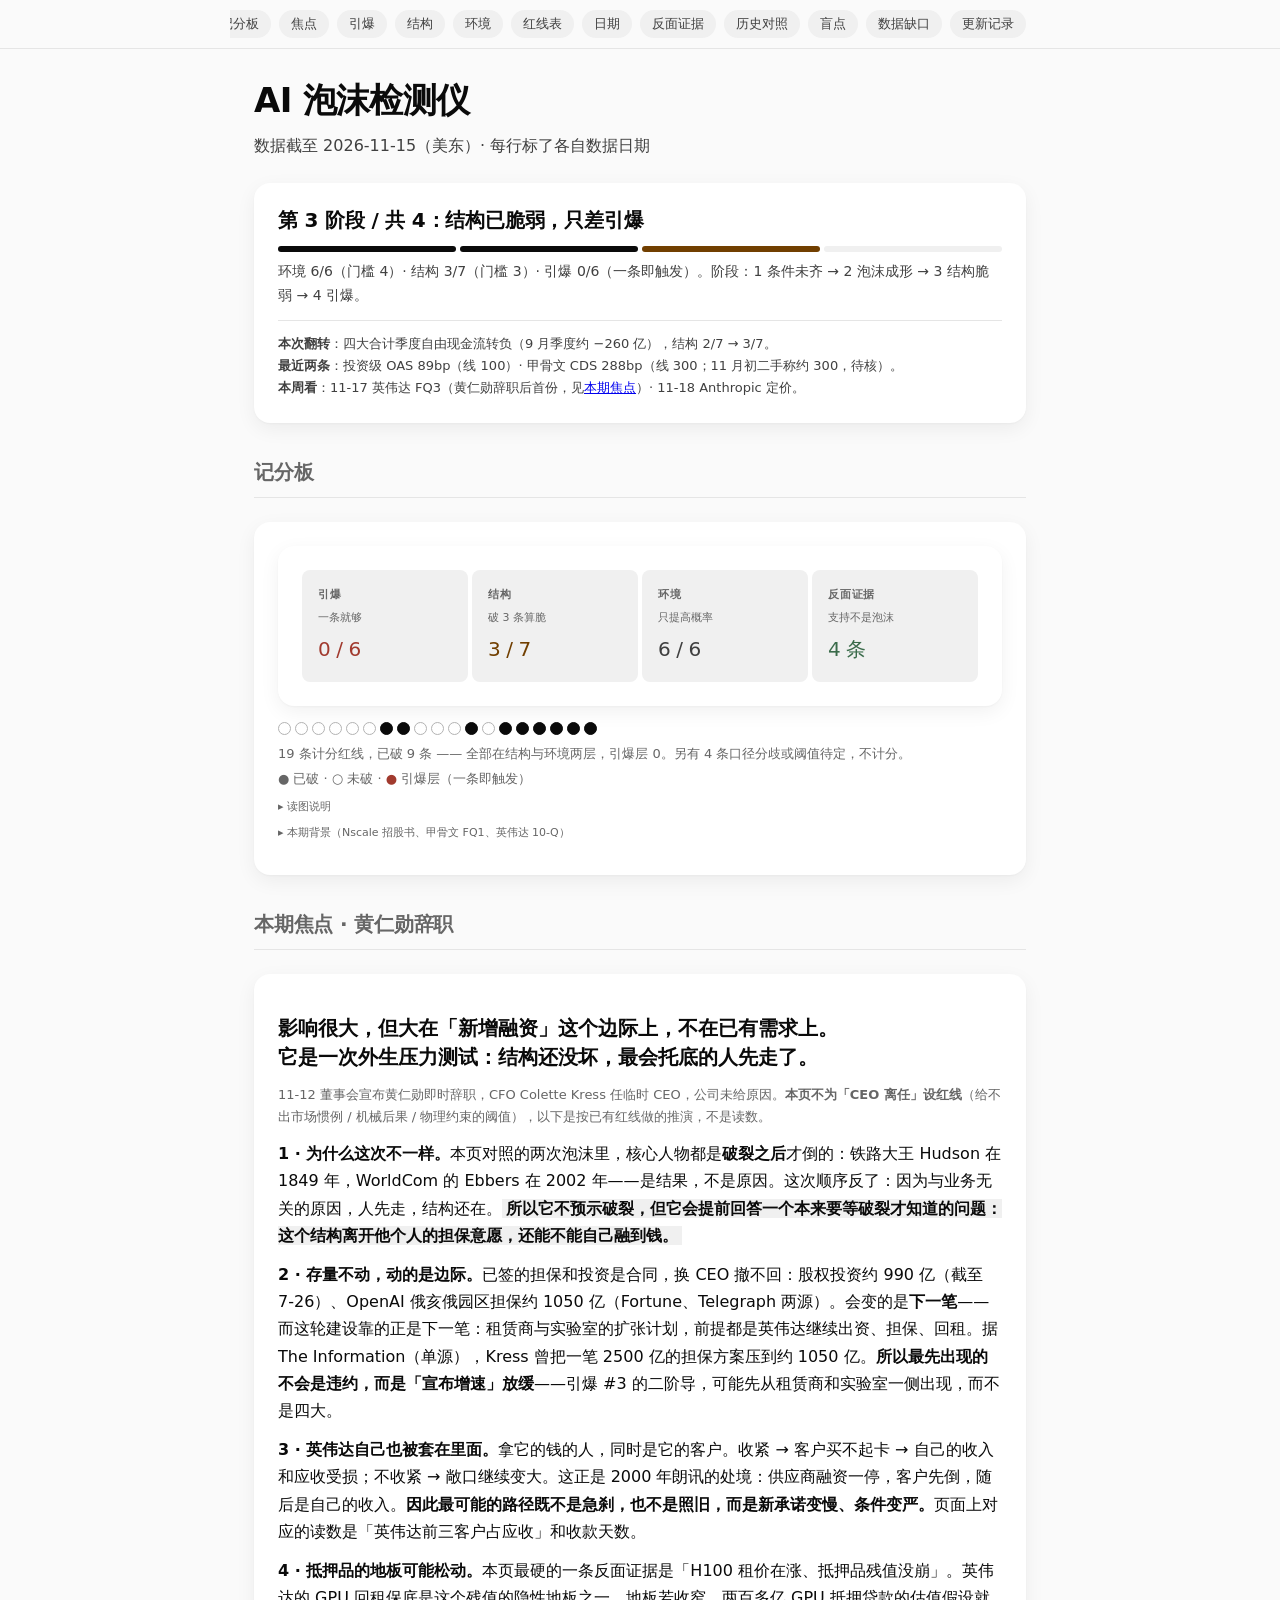
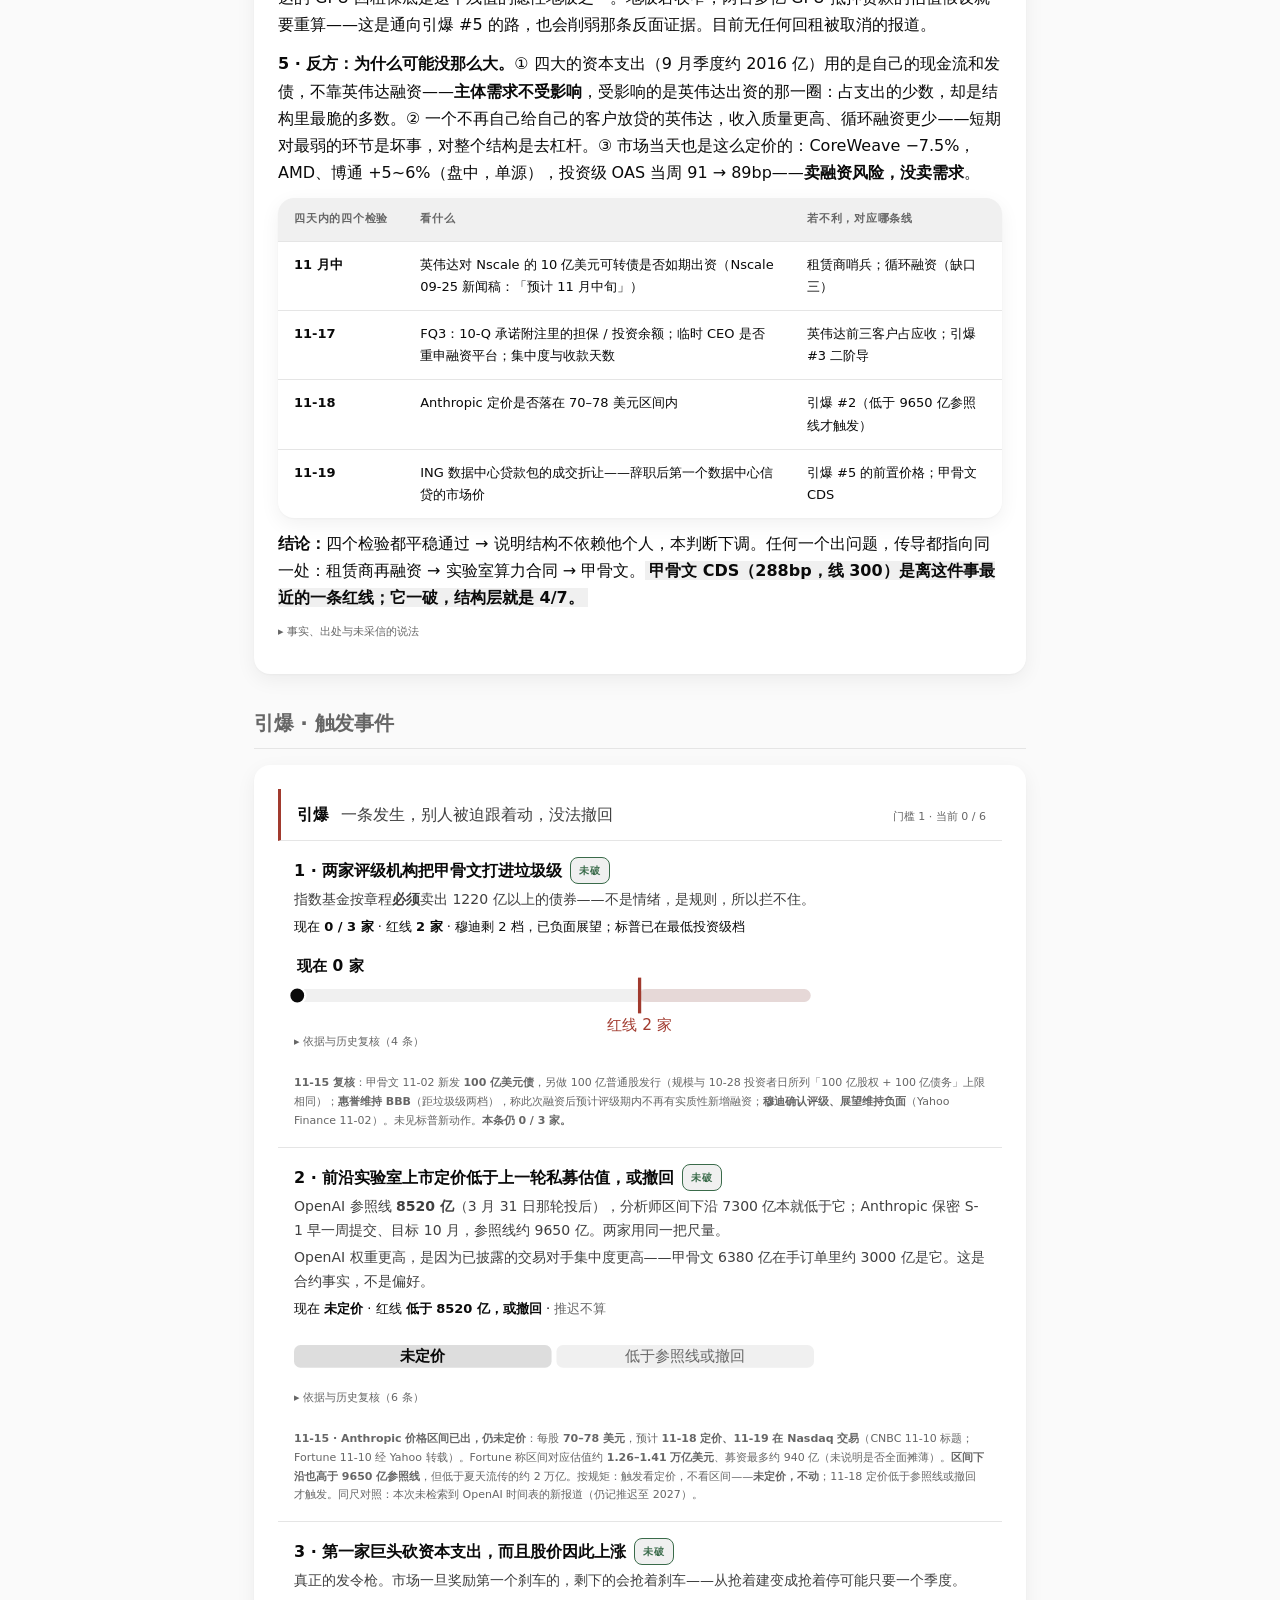
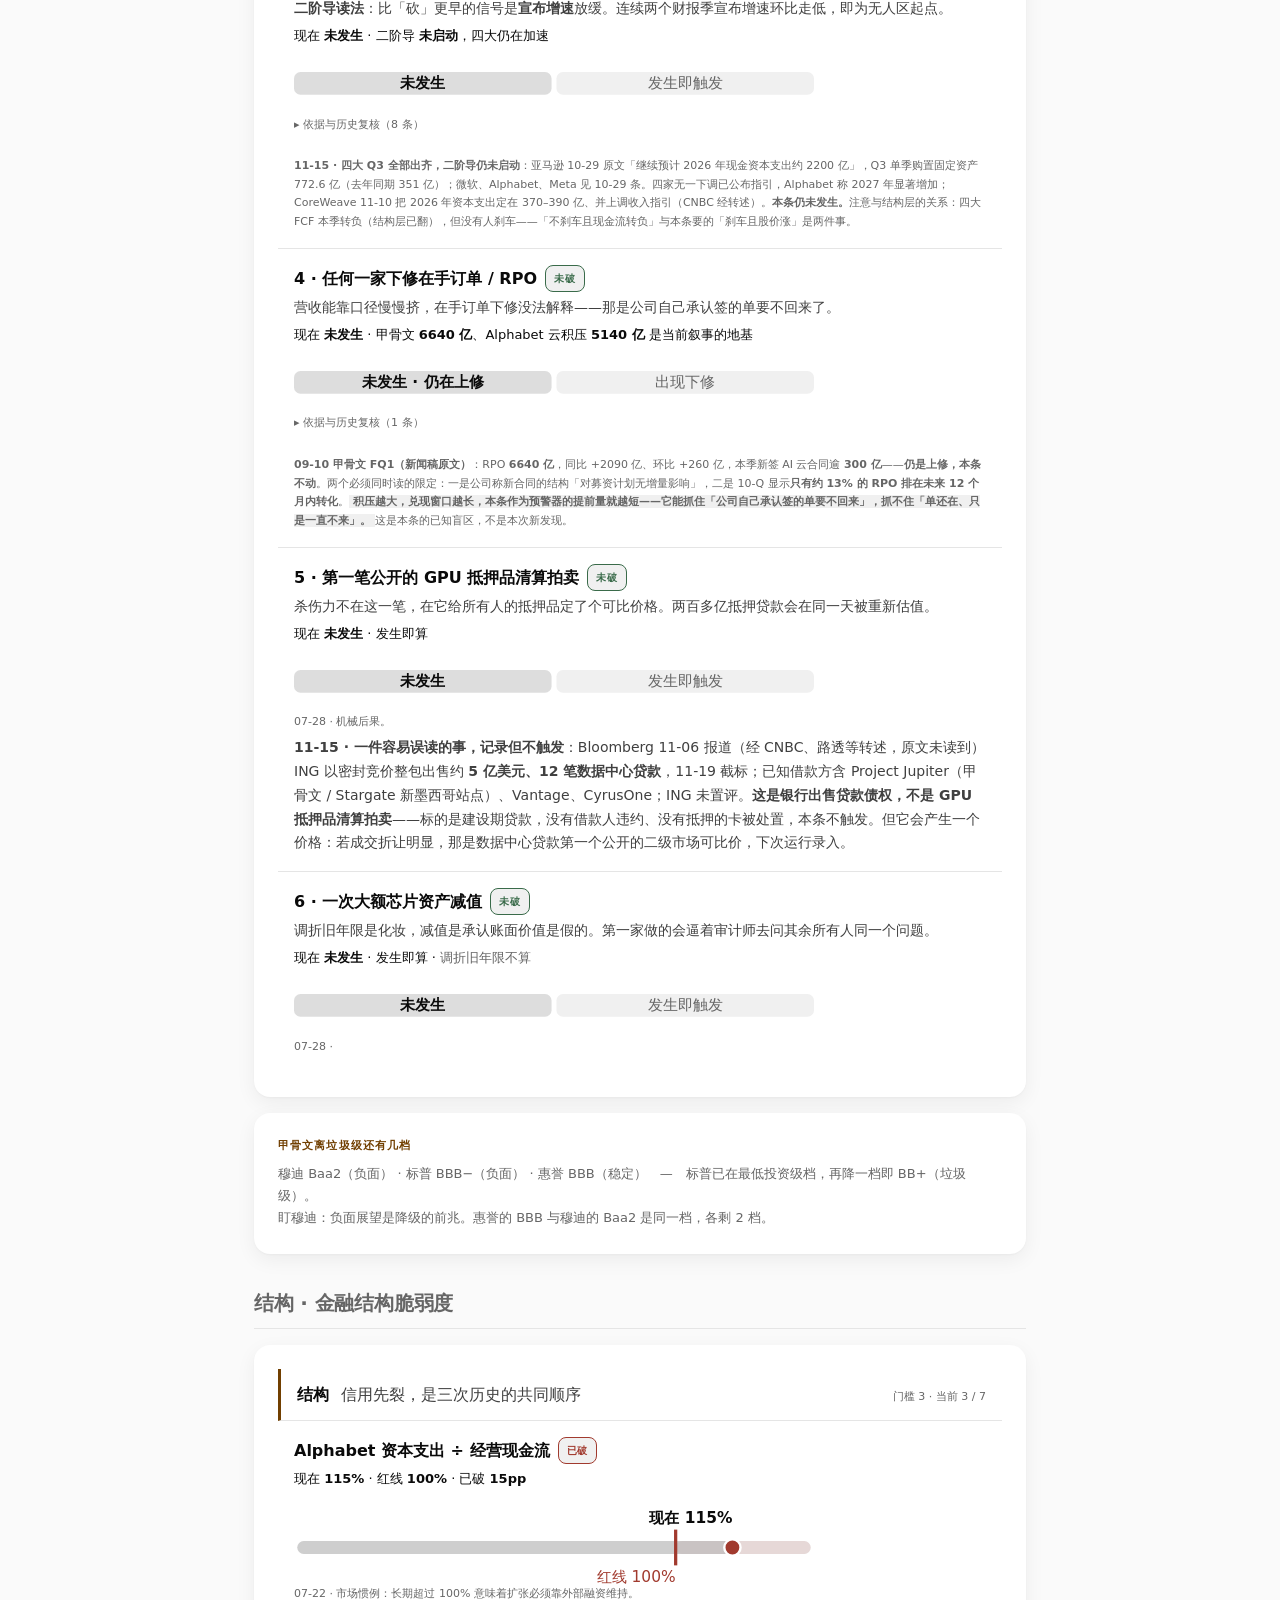
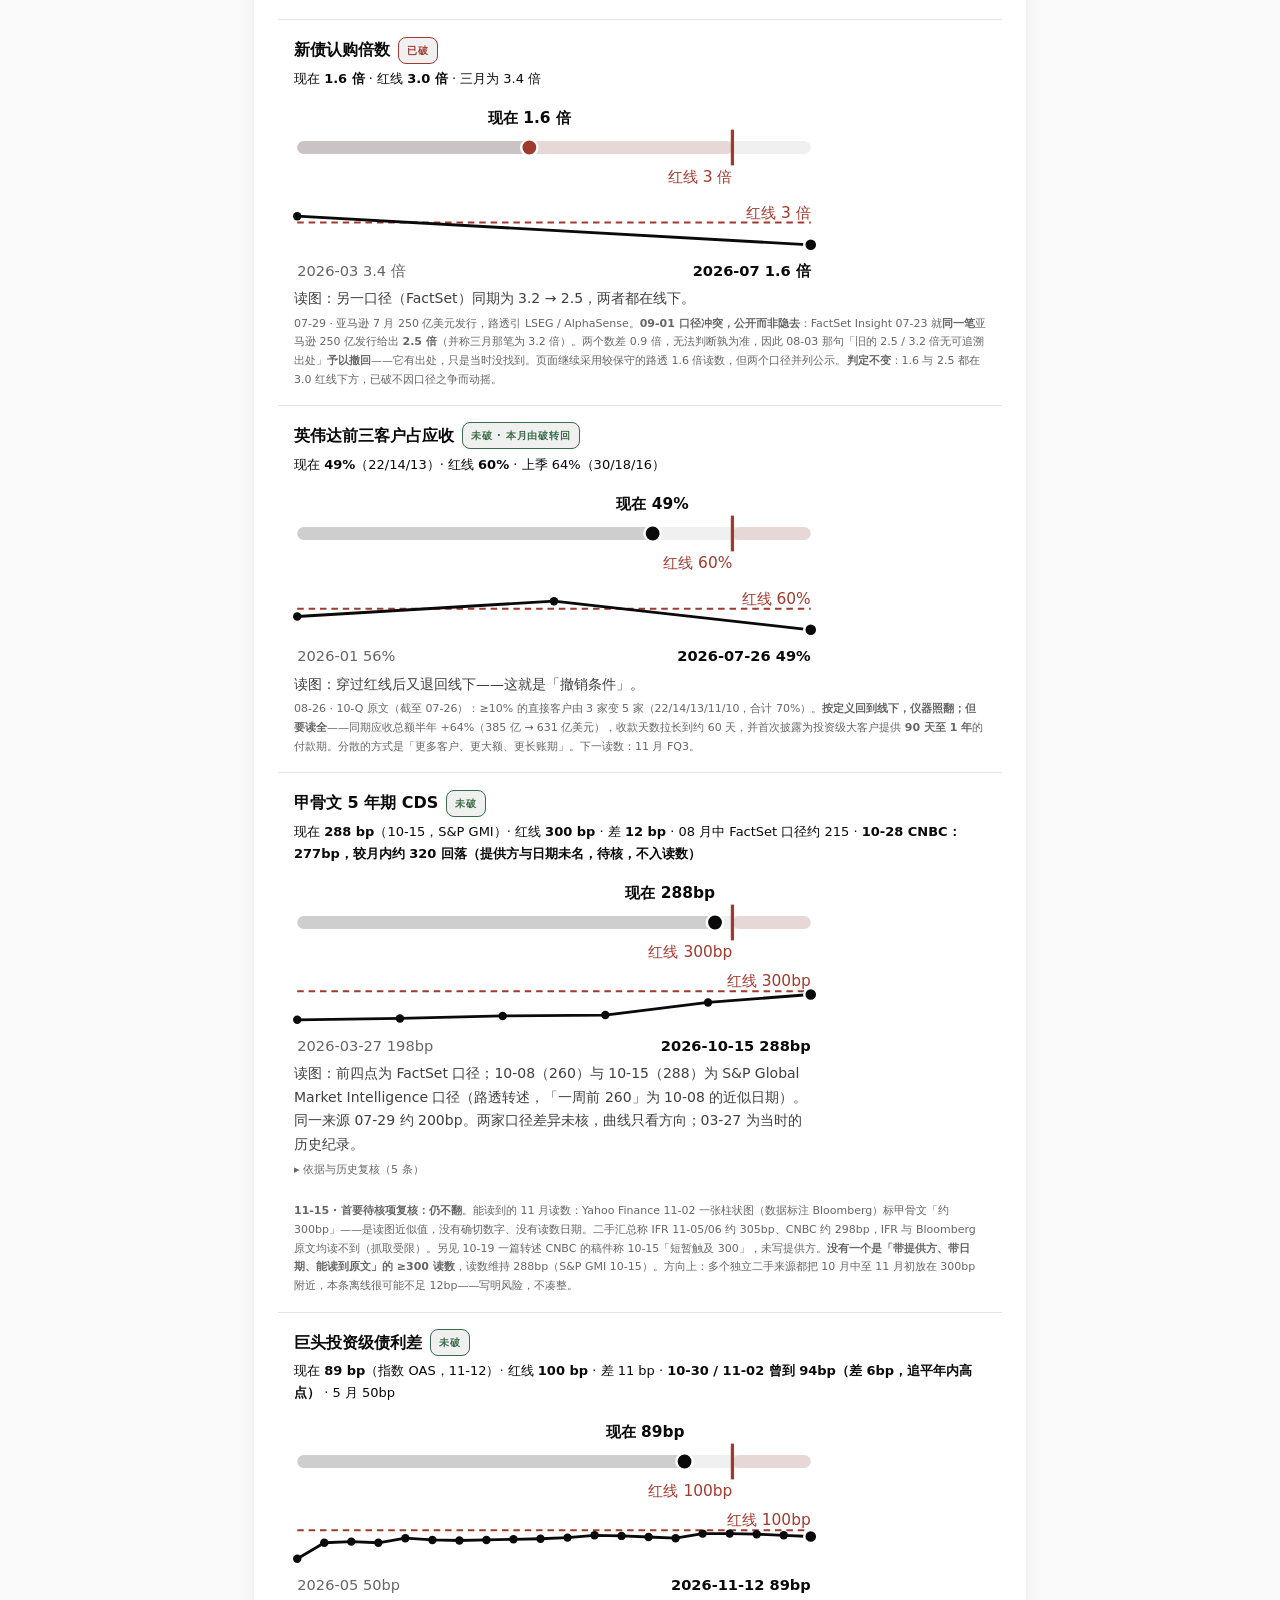
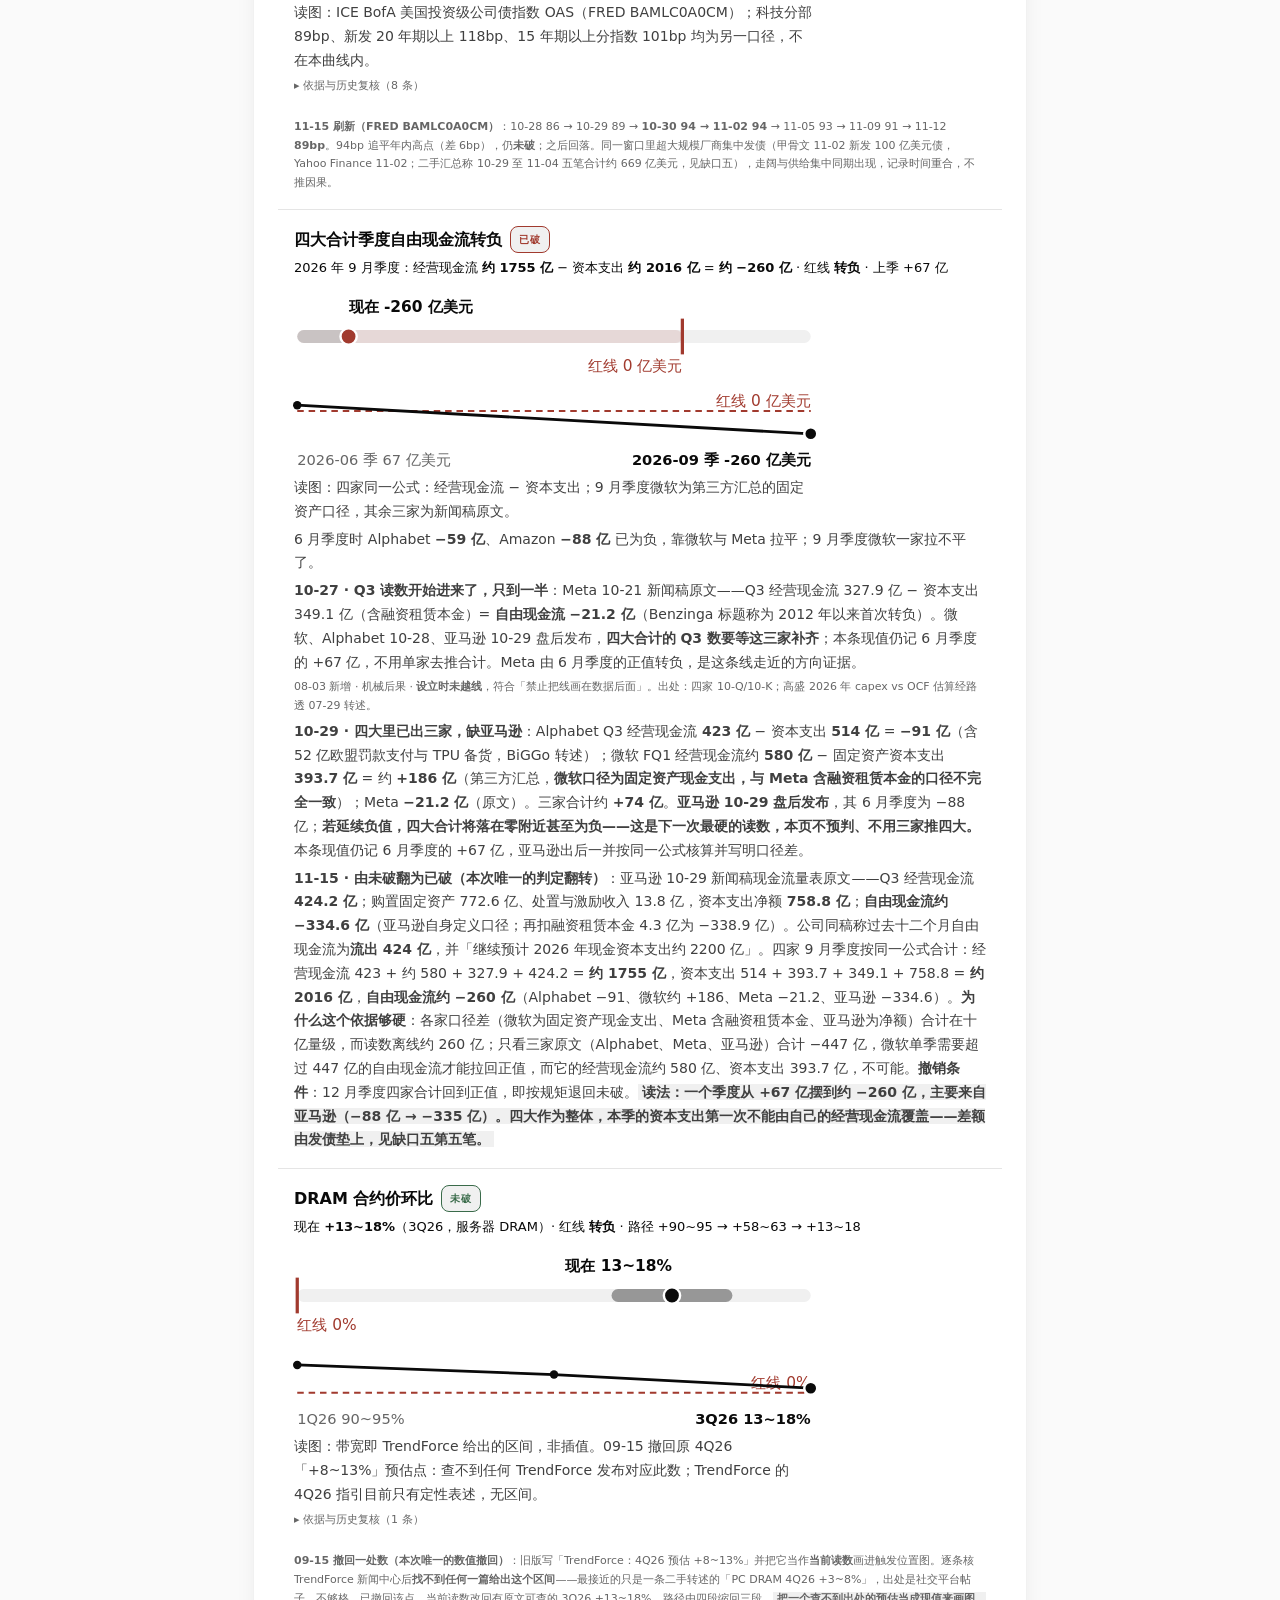
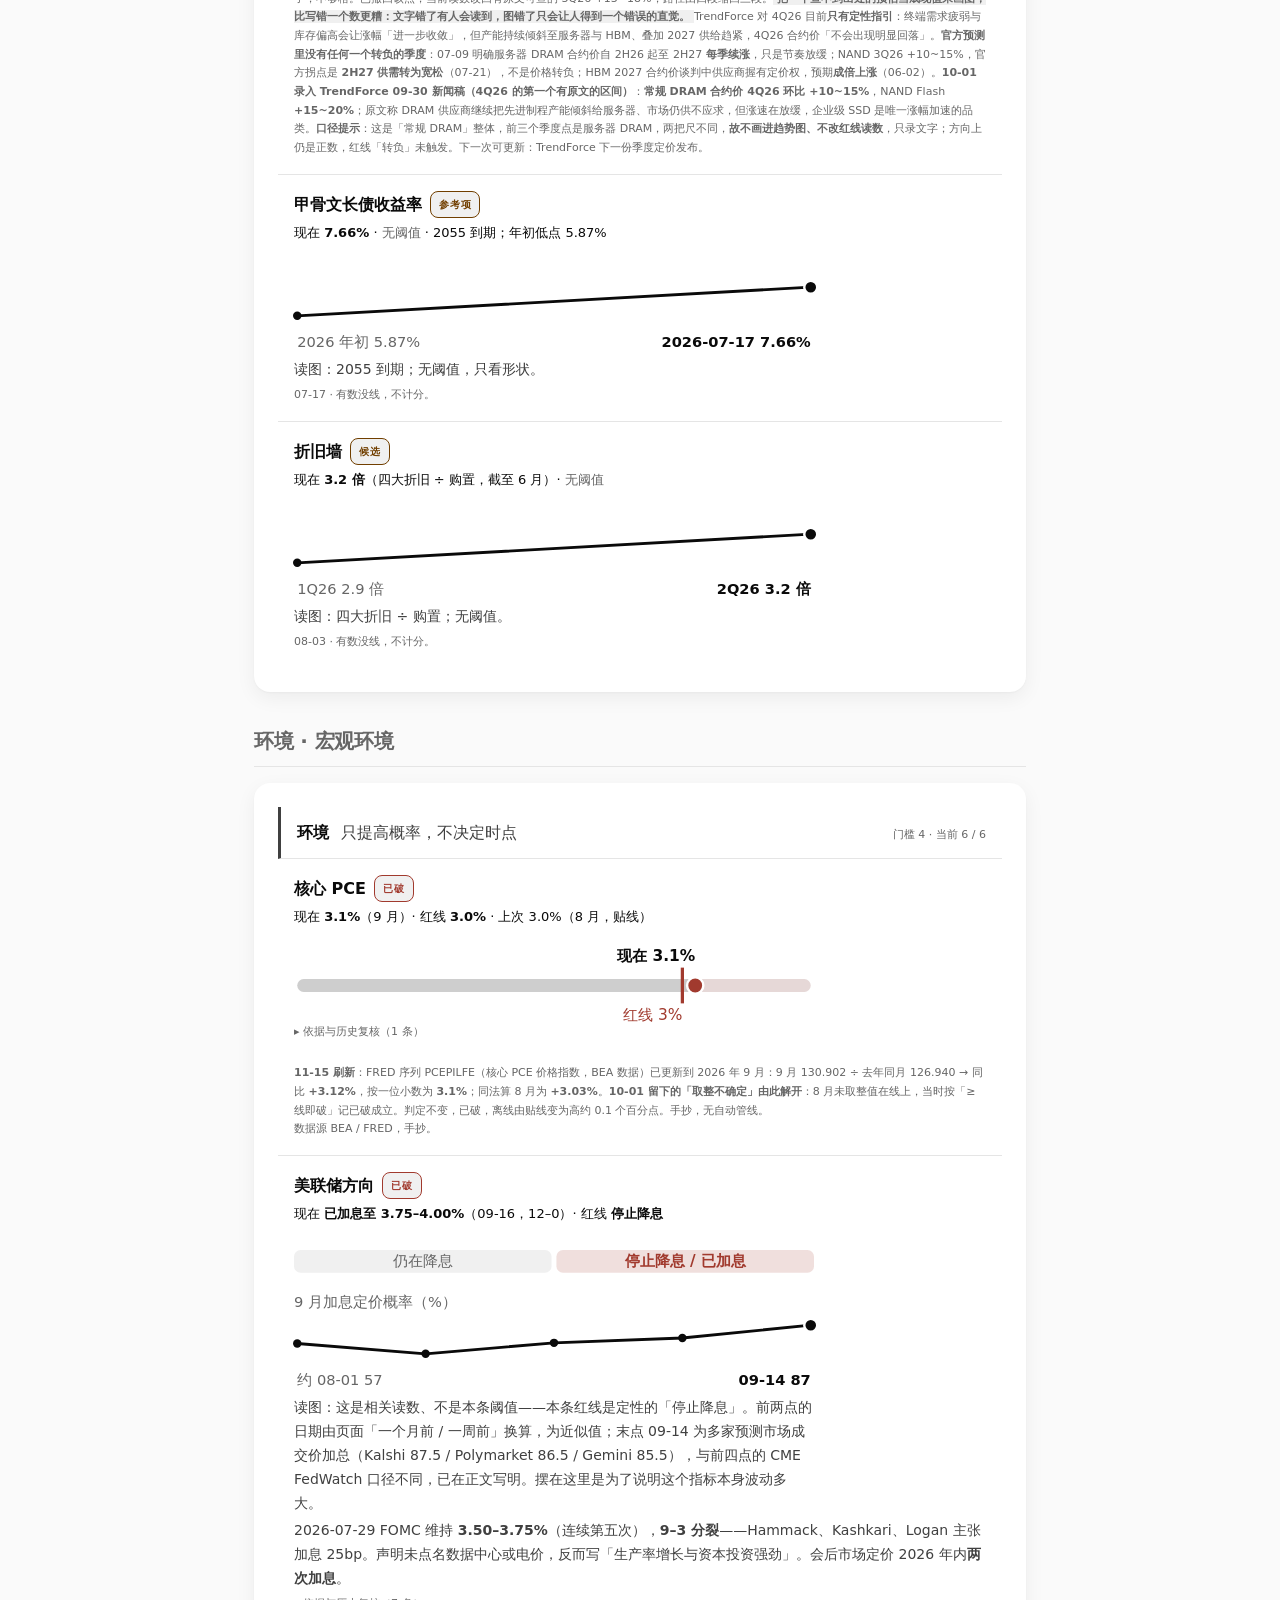
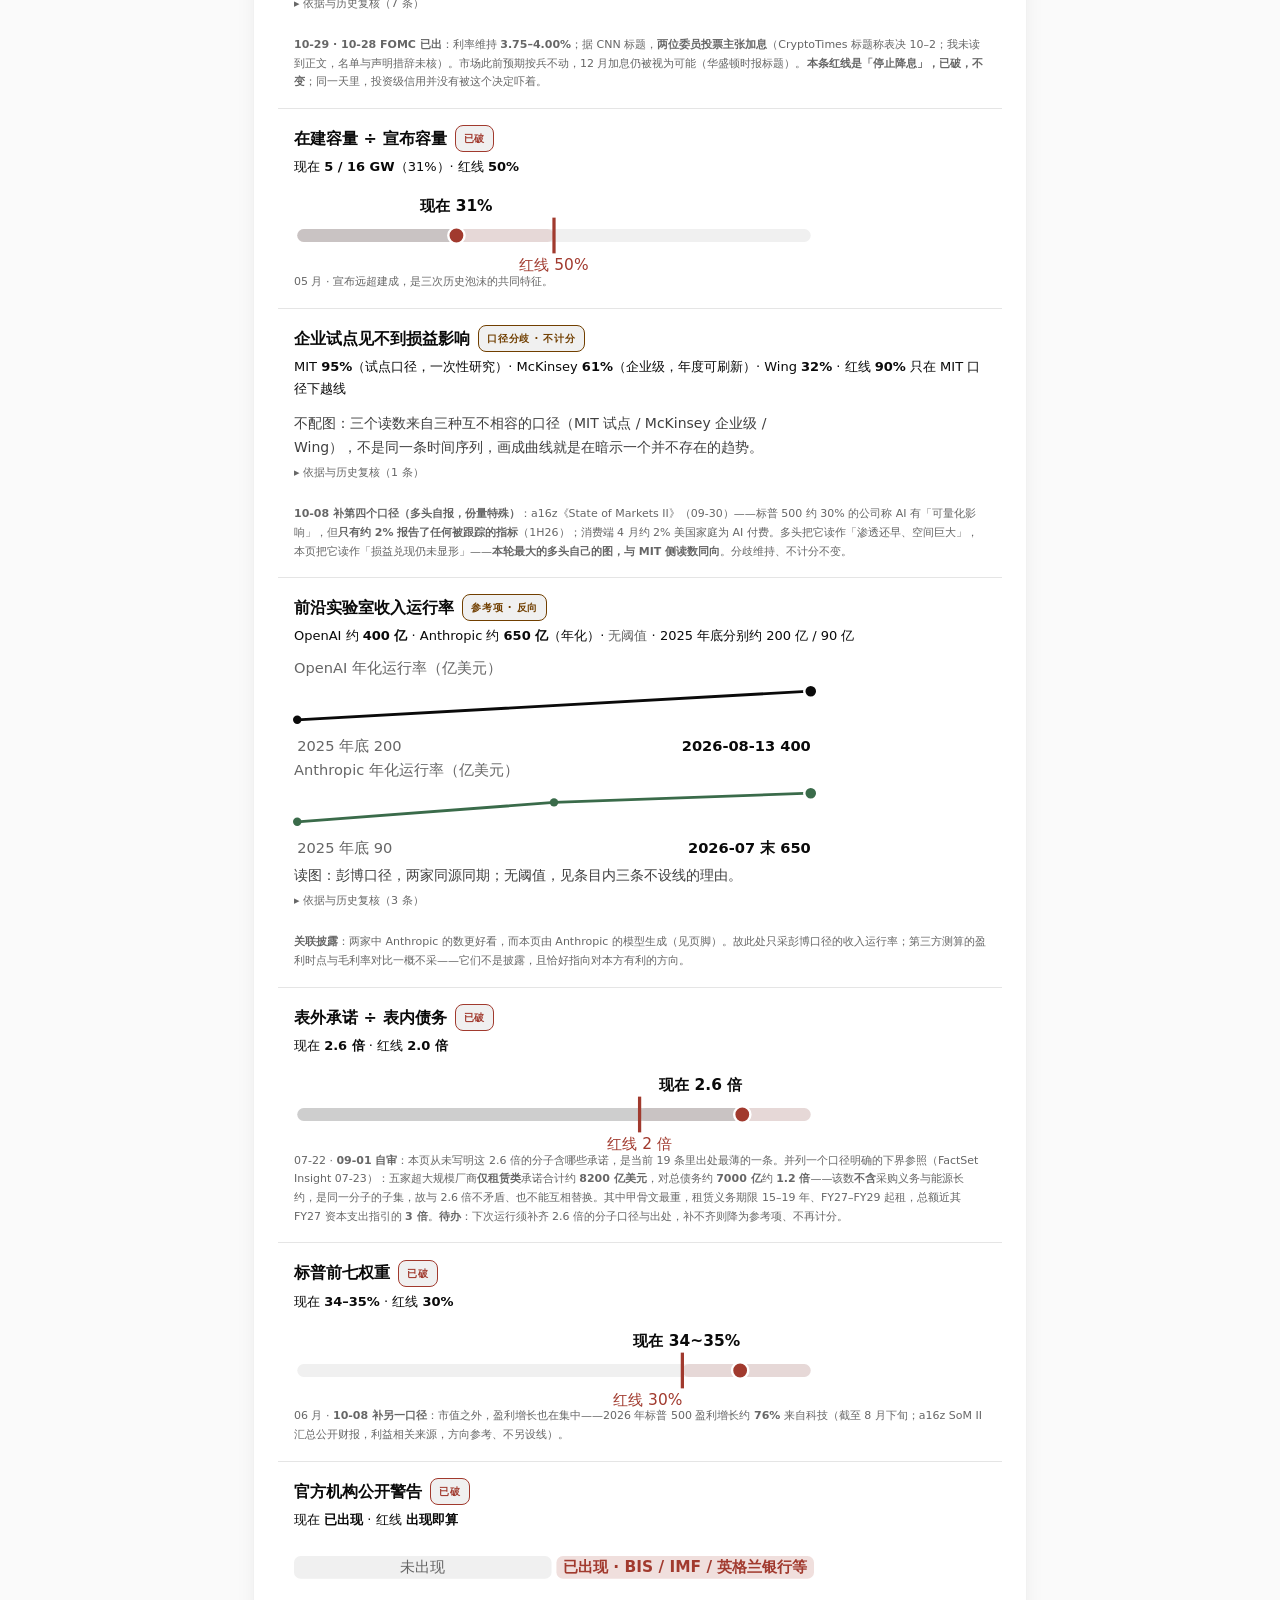
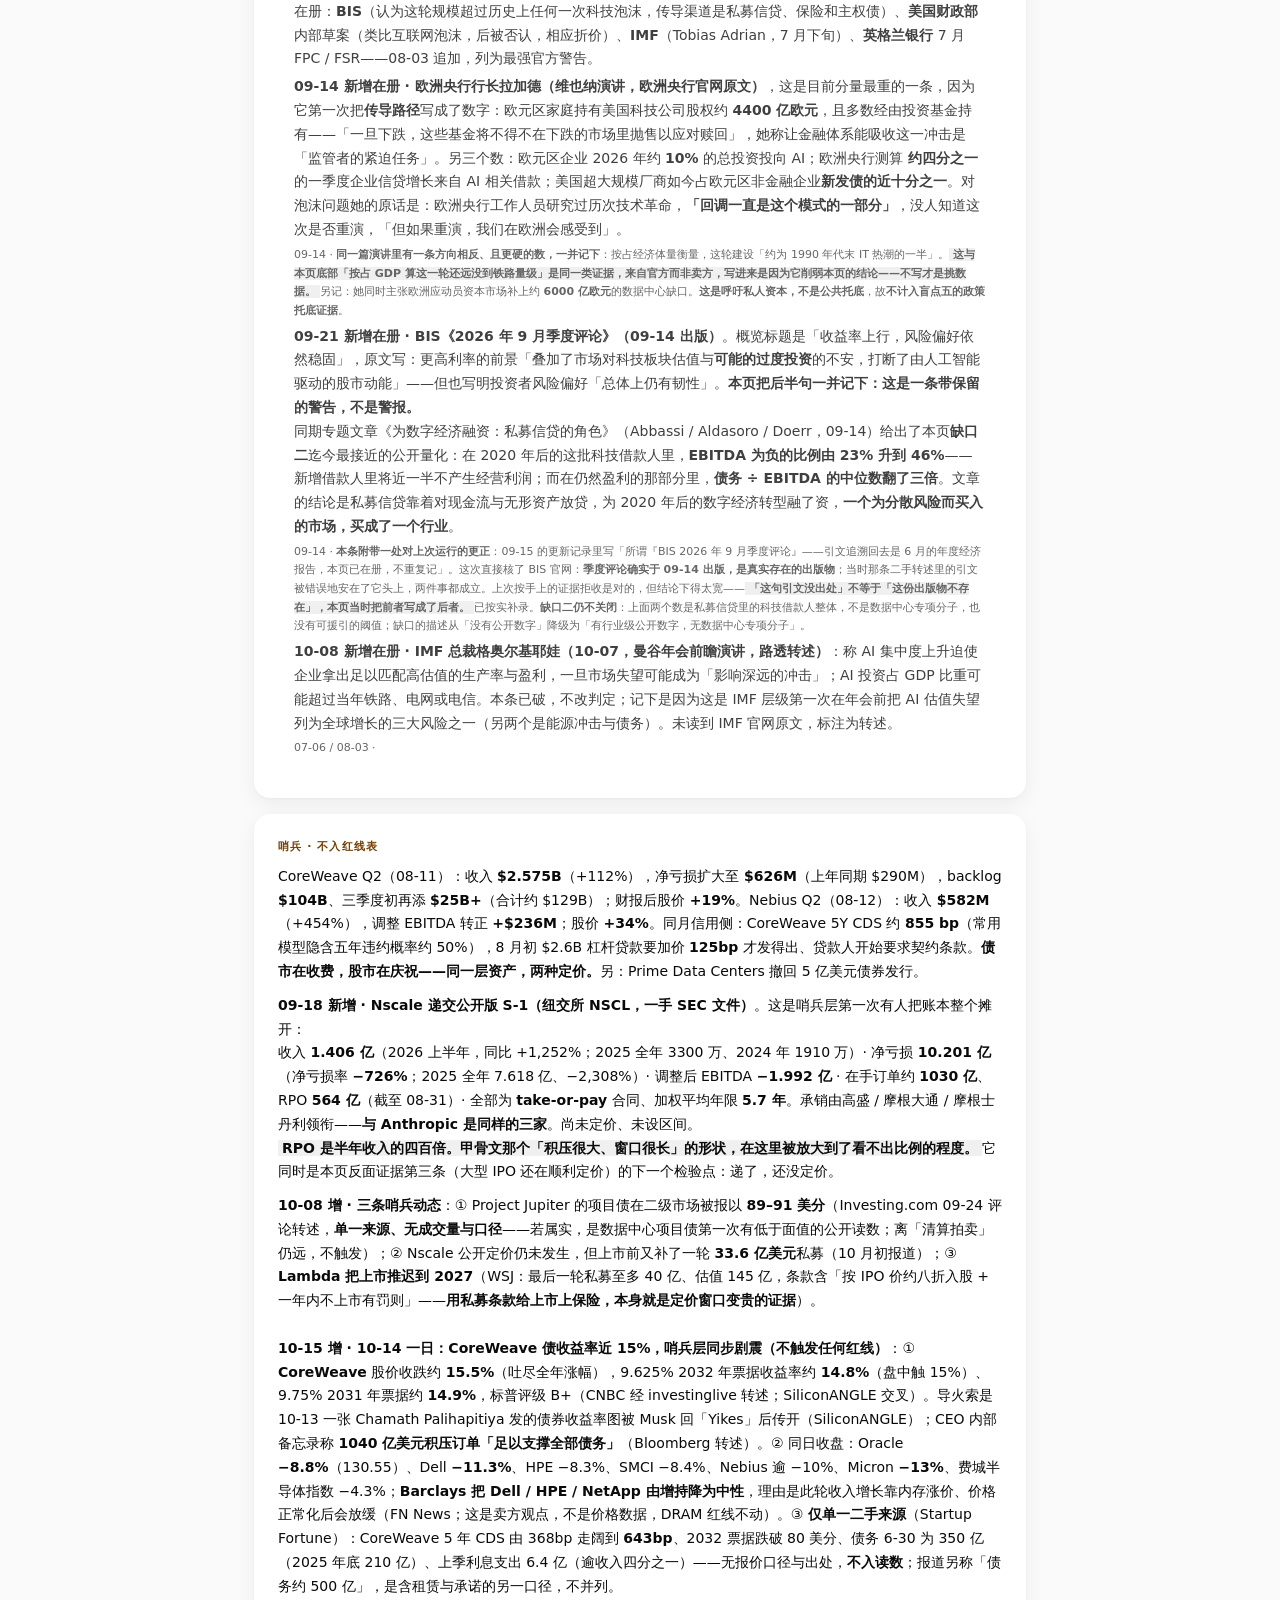
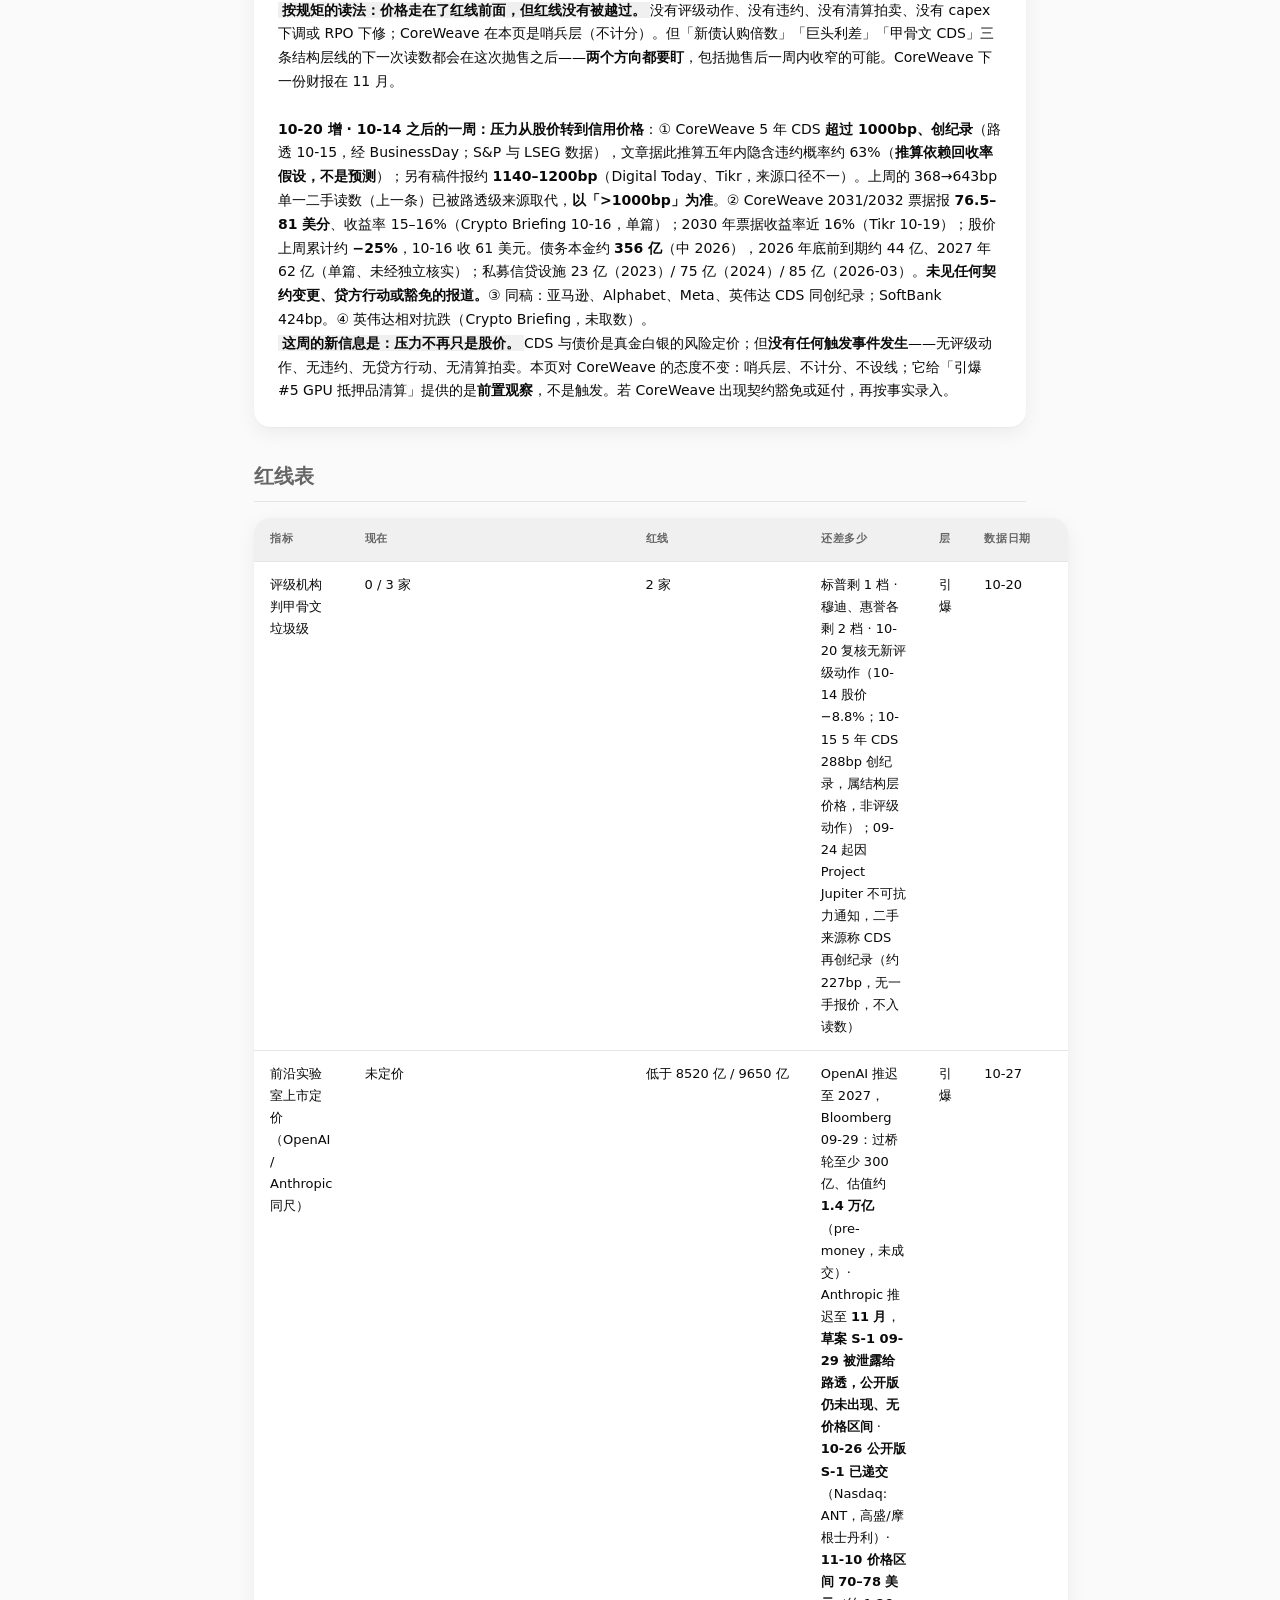
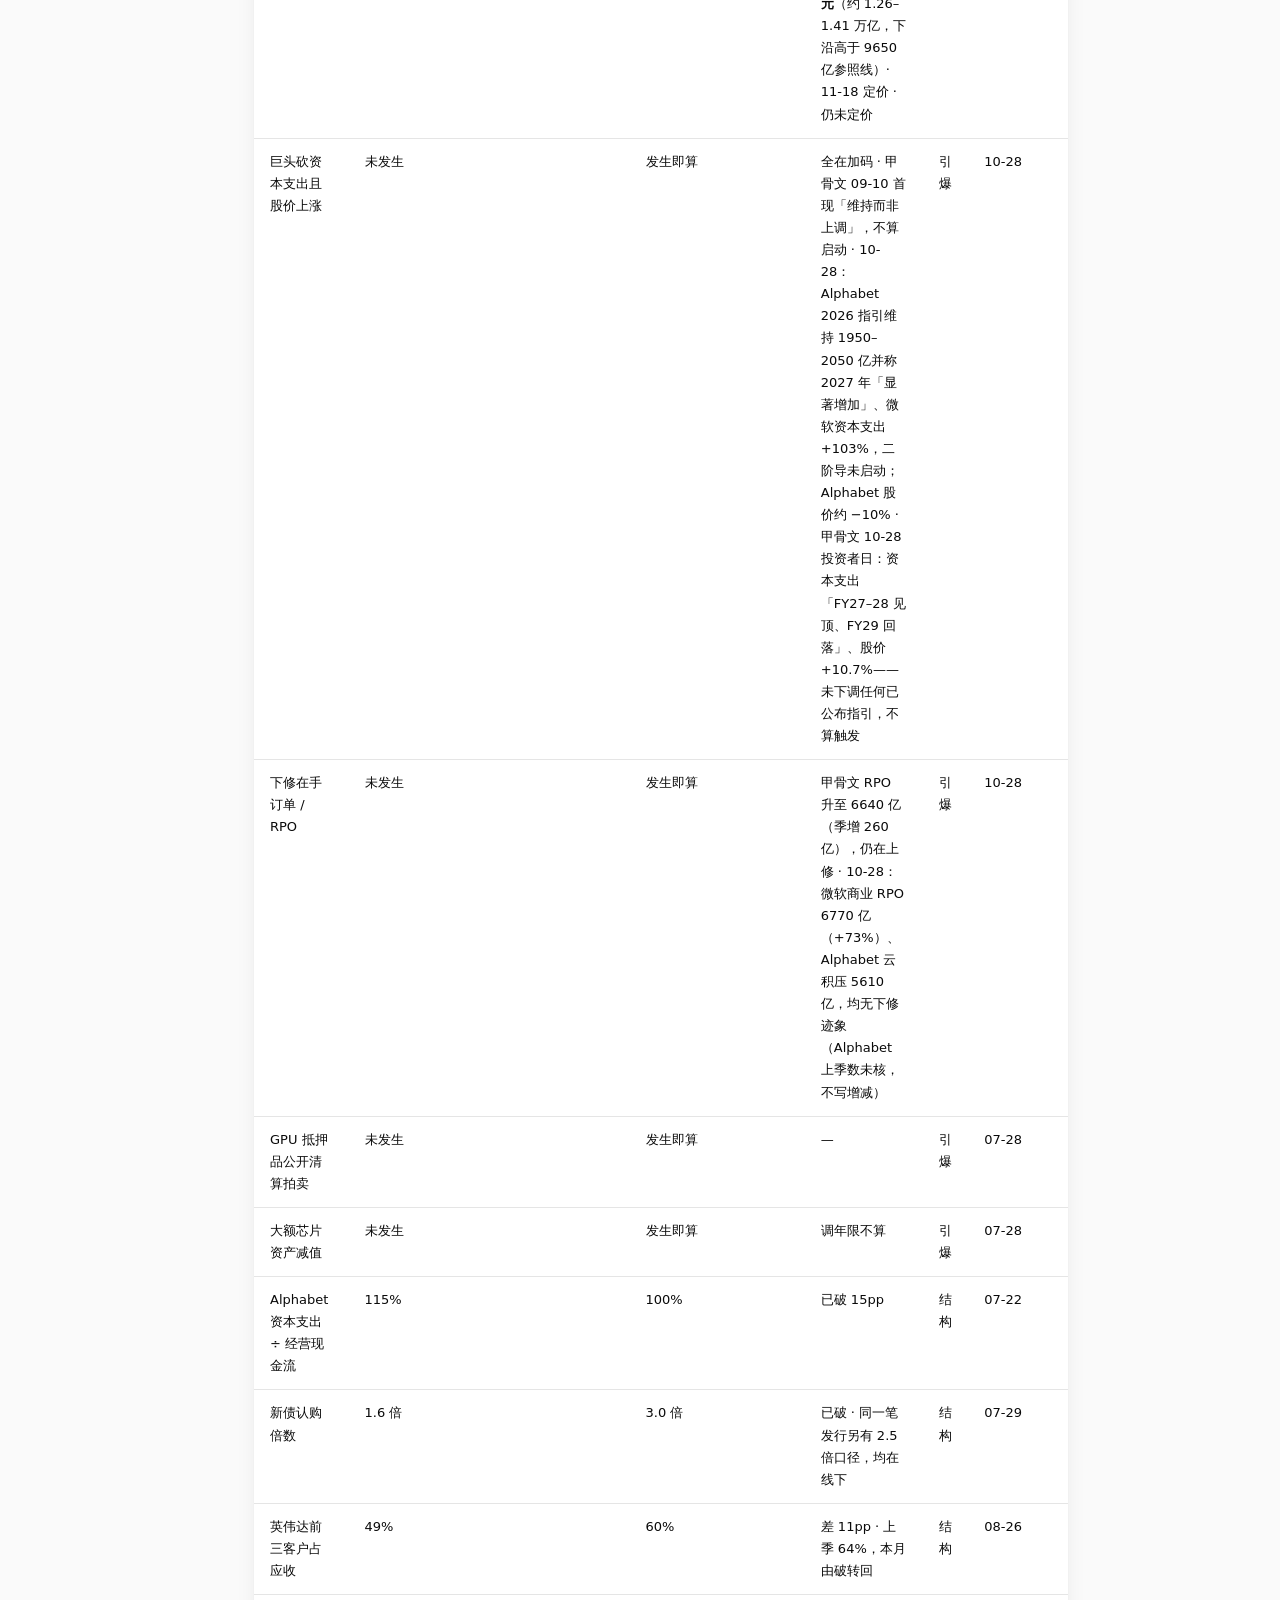
<file: index.html>
<!DOCTYPE html>
<html lang="zh-CN">
<head>
<meta charset="utf-8">
<meta name="viewport" content="width=device-width, initial-scale=1">
<meta name="color-scheme" content="light">
<title>AI 泡沫检测仪 · 19 条红线的实时记分板</title>
<meta name="description" content="AI 泡沫监测面板：环境 / 结构 / 引爆三层，19 条计分红线。结论：第 3 阶段 / 共 4——结构已脆弱，只差引爆（环境 6/6、结构 3/7、引爆 0/6）。数据截至 2026-11-15。">
<link rel="canonical" href="https://ourword.ai/ai/">
<meta name="robots" content="index, follow, max-image-preview:large, max-snippet:-1">
<meta name="author" content="ourword.ai">
<meta property="og:type" content="website">
<meta property="og:site_name" content="AI 泡沫检测仪">
<meta property="og:locale" content="zh_CN">
<meta property="og:url" content="https://ourword.ai/ai/">
<meta property="og:title" content="AI 泡沫检测仪 · 19 条红线的实时记分板">
<meta property="og:description" content="环境 / 结构 / 引爆三层，19 条计分红线。结论：第 3 阶段 / 共 4——结构已脆弱，只差引爆（环境 6/6、结构 3/7、引爆 0/6）。数据截至 2026-11-15。阈值只接受市场惯例、机械后果、物理约束。">
<meta property="og:image" content="https://ourword.ai/ai/icon.svg">
<meta name="twitter:card" content="summary">
<meta name="twitter:title" content="AI 泡沫检测仪 · 19 条红线的实时记分板">
<meta name="twitter:description" content="环境 / 结构 / 引爆三层，19 条计分红线。结论：第 3 阶段 / 共 4——结构已脆弱，只差引爆（环境 6/6、结构 3/7、引爆 0/6）。数据截至 2026-11-15。">
<meta name="twitter:image" content="https://ourword.ai/ai/icon.svg">
<link rel="icon" href="icon.svg" type="image/svg+xml">
<link rel="stylesheet" href="styles.css">
<script type="application/ld+json">
{"@context":"https://schema.org","@graph":[
{"@type":"WebSite","@id":"https://ourword.ai/ai/#website","url":"https://ourword.ai/ai/","name":"AI 泡沫检测仪","inLanguage":"zh-CN"},
{"@type":"WebPage","@id":"https://ourword.ai/ai/#webpage","url":"https://ourword.ai/ai/","name":"AI 泡沫检测仪 · 19 条红线的实时记分板","isPartOf":{"@id":"https://ourword.ai/ai/#website"},"inLanguage":"zh-CN","datePublished":"2026-07-28","dateModified":"2026-11-16","description":"AI 泡沫监测面板：环境 / 结构 / 引爆三层，19 条计分红线。结论：第 3 阶段 / 共 4——结构已脆弱，只差引爆（环境 6/6、结构 3/7、引爆 0/6）。数据截至 2026-11-15。","about":[{"@type":"Thing","name":"AI 资本支出"},{"@type":"Thing","name":"信用利差"},{"@type":"Thing","name":"资产泡沫"}]}
]}
</script>
<script async src="https://www.googletagmanager.com/gtag/js?id=G-DHD3WEXQ8T"></script>
<script>window.dataLayer=window.dataLayer||[];function gtag(){dataLayer.push(arguments);}gtag("js",new Date());gtag("config","G-DHD3WEXQ8T");</script>
</head>
<body>
<div id="boot" class="wrap">
<h1>AI 泡沫检测仪</h1>
<p class="sub">数据截至 2026-11-15（美东）· 每行标了数据日期</p>
<p><b>结论：第 3 阶段 / 共 4——结构已脆弱，只差引爆（环境 6/6、结构 3/7、引爆 0/6）。</b>11-15 翻转：四大合计季度自由现金流 9 月季度约 −260 亿美元（红线转负），结构层 2/7 → 3/7、重回门槛。最近的两条：投资级 OAS 89bp（线 100bp，差 11bp）、甲骨文 5 年期 CDS 288bp（线 300bp，差 12bp，11 月初二手称约 300 待核）。11-12 黄仁勋辞去英伟达 CEO：未翻动任何红线，影响分析见正文。</p>
<p>监测条件分三层。<b>引爆</b>是触发事件，一条发生就够，当前 <b>0 / 6</b>。<b>结构</b>是金融结构脆弱度，门槛 3 条，当前 <b>3 / 7</b>（08-31 因英伟达前三客户占应收回落降到 2/7；11-15 因四大合计季度自由现金流转负回到 3/7、重回门槛）。<b>环境</b>只提高概率、不决定时点，门槛 4 条，当前 <b>6 / 6</b> 已破（核心 PCE 9 月 3.1%），另有 1 条口径分歧不计分。</p>
<p>规矩：阈值只接受市场惯例、机械后果、物理约束三类依据；禁止把线画在数据后面；计数与点状图由脚本核算、不手改；没有可靠来源就不改数、不翻判定、不加红线。不构成投资建议。</p>
<p class="sm">正文分块加载中。若长时间停留在本页，说明浏览器未能加载正文文件。<a href="body-1.html">引爆层</a> · <a href="body-2.html">结构层与环境层</a> · <a href="body-3.html">红线表与日期</a> · <a href="body-4.html">历史对照与更新记录</a></p>
<noscript><p class="sm"><b>本页正文需要 JavaScript 才能完整呈现。</b>以上为摘要；分块正文可直接访问上方四个链接。</p></noscript>
</div>
<script>
Promise.all([1,2,3,4].map(function(i){
  return fetch("body-"+i+".html").then(function(r){
    if(!r.ok) throw new Error("body-"+i+".html "+r.status);
    return r.text();
  });
})).then(function(parts){
  document.body.innerHTML = parts.join("");
  var s = document.createElement("script");
  s.src = "app.js";
  document.body.appendChild(s);
}).catch(function(e){
  var el = document.getElementById("boot");
  if(el) el.insertAdjacentHTML("afterbegin", '<p class="sm" style="color:#b00">正文加载失败：' + e + '（以上为摘要）</p>');
});
</script>
</body>
</html>
</file>
<file: styles.css>
:root{ color-scheme:light only; --ink:#0a0a0a; --ink-70:#404040; --ink-50:#666666; --ink-30:#b3b3b3; --hairline:#e5e5e5; --surface:#ffffff; --bg:#fafafa; --tint:#f0f0f0; --cta-fill:#0a0a0a; --cta-text:#ffffff; --nb-up:#3a6b4a; --nb-down:#a13a2e; --nb-warn:#713f00; --sp-1:4px; --sp-2:8px; --sp-3:12px; --sp-4:16px; --sp-5:24px; --sp-6:32px; --fs-micro:10px; --fs-caption:11px; --fs-body:13px; --fs-strong:14px; --fs-heading:16px; --fs-display:20px; --h-sm:28px; --h-md:36px; --h-lg:46px; --r-block:8px; --r-card:16px; --shadow-card:0 1px 2px rgba(10,10,10,.03),0 6px 20px rgba(10,10,10,.06); --shadow-pop:0 2px 6px rgba(10,10,10,.05),0 12px 32px rgba(10,10,10,.08); --focus:0 0 0 2px var(--ink); --font:'Inter','Noto Sans CJK SC','PingFang SC','Hiragino Sans GB','Microsoft YaHei',system-ui,sans-serif;} :root{ --line:var(--hairline); --line2:var(--hairline); --ink:#0a0a0a; --ink2:var(--ink-70); --soft:var(--ink-50); --red:var(--nb-down); --amb:var(--nb-warn); --grn:var(--nb-up); --slate:var(--ink-70); --disp:var(--font); --body:var(--font); --mono:'JetBrains Mono','DejaVu Sans Mono',monospace;} html,body{ background:var(--bg) !important; color:var(--ink) !important; } @media (prefers-color-scheme: dark){ html,body{ background:var(--bg) !important; color:var(--ink) !important; } .nav,.cell,table,th,td,.box,.tier,.rl,.log,.hero{background:var(--bg) !important} } *{box-sizing:border-box;margin:0;padding:0} html{-webkit-text-size-adjust:100%} body{font-family:var(--font);font-size:var(--fs-heading);line-height:1.7;-webkit-font-smoothing:antialiased;padding-bottom:56px} .wrap{max-width:820px;margin:0 auto;padding:0 var(--sp-5)} .nav{position:sticky;top:0;z-index:20;background:var(--surface);border-bottom:1px solid var(--line)} .navin{max-width:820px;margin:0 auto;padding:0 var(--sp-5);display:flex;align-items:center;gap:var(--sp-1);height:44px;overflow-x:auto;scrollbar-width:none} .navin::-webkit-scrollbar{display:none} .navin b{font-family:var(--font);font-weight:700;font-size:var(--fs-caption);letter-spacing:.1em;margin-right:var(--sp-3);white-space:nowrap;flex:none} .navin a{font-family:var(--font);font-size:var(--fs-caption);color:var(--soft);text-decoration:none;padding:var(--sp-1) var(--sp-2);white-space:nowrap;border-radius:var(--r-block)} .navin a:hover{color:var(--ink);background:var(--line2)} h1{font-family:var(--font);font-weight:700;font-size:34px;letter-spacing:.01em;margin:var(--sp-6) 0 var(--sp-1)} h2{font-family:var(--font);font-weight:700;font-size:var(--fs-body);letter-spacing:.16em;text-transform:uppercase; color:var(--soft);margin:52px 0 var(--sp-3);padding-bottom:var(--sp-2);border-bottom:1px solid var(--line)} h3{font-family:var(--font);font-weight:600;font-size:var(--fs-heading);margin:0} .sub{color:var(--soft);font-size:var(--fs-body);font-family:var(--font)} p{margin:var(--sp-3) 0} .sm{font-size:var(--fs-body);color:var(--soft)} .mono{font-family:var(--font)} b.hl{background:var(--tint);padding:0 var(--sp-1)} .hero{border:1px solid var(--line);border-radius:var(--r-block);padding:var(--sp-4) var(--sp-5);margin:var(--sp-5) 0} .cells{display:grid;grid-template-columns:repeat(auto-fit,minmax(150px,1fr));gap:var(--sp-1);background:var(--line);border:1px solid var(--line);border-radius:var(--r-block);overflow:hidden} .cell{background:var(--surface);padding:var(--sp-3) var(--sp-4)} .cell .k{font-family:var(--font);font-weight:700;font-size:var(--fs-caption);letter-spacing:.12em;text-transform:uppercase;color:var(--soft)} .cell .g{font-size:var(--fs-caption);color:var(--soft);margin-top:var(--sp-1)} .cell .v{font-family:var(--font);font-size:var(--fs-display);margin-top:var(--sp-1);letter-spacing:-.02em} .cell.a .v{color:var(--red)} .cell.b .v{color:var(--amb)} .cell.c .v{color:var(--slate)} .cell.d .v{color:var(--grn)} #dotBoard{display:flex;flex-wrap:wrap;gap:var(--sp-1);margin:var(--sp-4) 0 var(--sp-2)} .dot{width:13px;height:13px;border-radius:50%;border:1.5px solid var(--ink-30)} .dot.on{background:var(--ink);border-color:var(--ink)} .dot.a{background:var(--red);border-color:var(--red)} .callout{font-family:var(--font);font-weight:600;font-size:var(--fs-display);line-height:1.45;margin:var(--sp-4) 0 var(--sp-2)} .tier{border:1px solid var(--line);border-radius:var(--r-block);margin:var(--sp-4) 0;overflow:hidden} .tier > header{padding:var(--sp-3) var(--sp-4);border-bottom:1px solid var(--line);display:flex;align-items:baseline;gap:var(--sp-3);flex-wrap:wrap} .tier > header .gate{font-family:var(--font);font-size:var(--fs-caption);color:var(--soft);margin-left:auto} .tier.a > header{border-left:3px solid var(--red)} .tier.b > header{border-left:3px solid var(--amb)} .tier.c > header{border-left:3px solid var(--slate)} .tier .lead{padding:var(--sp-3) var(--sp-4);background:var(--bg);border-bottom:1px solid var(--line2);font-size:var(--fs-body);color:var(--ink2)} .ti{padding:var(--sp-4) var(--sp-4);border-bottom:1px solid var(--line2)} .ti:last-child{border-bottom:none} .ti h4{font-family:var(--font);font-weight:600;font-size:var(--fs-heading);margin:0 0 var(--sp-1);display:flex;gap:var(--sp-2);align-items:center;flex-wrap:wrap} .ti p{margin:var(--sp-1) 0 0;font-size:var(--fs-strong);color:var(--ink2)} .ti .src{font-family:var(--font);font-size:var(--fs-caption);color:var(--soft);margin-top:var(--sp-1)} .ti .fig{font-family:var(--font);font-size:var(--fs-body);color:var(--ink);margin-top:var(--sp-1)} .ti .fig i{font-style:normal;color:var(--soft)} .st{font-family:var(--font);font-weight:600;font-size:var(--fs-micro);letter-spacing:.08em;text-transform:uppercase; padding:var(--sp-1) var(--sp-2);border-radius:var(--r-block);border:1px solid;white-space:nowrap} .st[data-s="1"]{color:var(--red);border-color:var(--red);background:var(--tint)} .st[data-s="0"]{color:var(--grn);border-color:var(--grn);background:var(--tint)} .st[data-s="d"]{color:var(--amb);border-color:var(--amb);background:var(--tint)} .st[data-s="?"]{color:var(--soft);border-color:var(--ink-30)} table{width:100%;border-collapse:collapse;margin:var(--sp-3) 0;font-size:var(--fs-body)} th,td{text-align:left;padding:var(--sp-2) var(--sp-2);border-bottom:1px solid var(--line2);vertical-align:top} th{font-family:var(--font);font-size:var(--fs-caption);letter-spacing:.1em;text-transform:uppercase;color:var(--soft);border-bottom:1px solid var(--line)} td.n{font-family:var(--font);white-space:nowrap} tr.tr2 td:first-child{font-family:var(--font);color:var(--red)} tr.past{opacity:.55} .box{border:1px solid var(--line);border-left:3px solid var(--amb);border-radius:var(--r-block);padding:var(--sp-4) var(--sp-4);margin:var(--sp-4) 0;background:var(--surface)} .box h4{font-family:var(--font);font-weight:700;font-size:var(--fs-caption);letter-spacing:.1em;text-transform:uppercase;color:var(--amb);margin:0 0 var(--sp-2)} .box.red{border-left-color:var(--red);background:var(--surface)} .box.red h4{color:var(--red)} ul,ol{margin:var(--sp-2) 0;padding-left:var(--sp-4)} li{margin:var(--sp-1) 0;font-size:var(--fs-strong)} .log{border-top:1px solid var(--line);padding-top:var(--sp-3);margin-top:var(--sp-2)} .log .row{display:grid;grid-template-columns:64px 1fr;gap:var(--sp-3);padding:var(--sp-3) 0;border-bottom:1px solid var(--line2);font-size:var(--fs-strong)} .log .row .d{font-family:var(--font);font-size:var(--fs-caption);color:var(--soft)} footer{margin-top:56px;padding-top:var(--sp-4);border-top:1px solid var(--line);font-size:var(--fs-body);color:var(--soft)} footer p{margin:var(--sp-2) 0} body{background:var(--bg)} .wrap{max-width:820px} h1{font-size:34px;letter-spacing:-.02em;line-height:1.15;margin:var(--sp-6) 0 var(--sp-3)} .sub{font-size:var(--fs-heading);color:var(--ink-70);max-width:34em} h2{font-size:var(--fs-display);letter-spacing:-.01em;margin:var(--sp-6) 0 var(--sp-4)} .hero,.box,.tier,.rl,.log,.cells{background:var(--surface);border:0;border-radius:var(--r-card); box-shadow:var(--shadow-card);padding:var(--sp-5)} .cell{background:var(--tint);border:0;border-radius:var(--r-block);padding:var(--sp-4)} .cell .k{font-size:var(--fs-caption);color:var(--ink-50);letter-spacing:.07em} .cell .v{font-size:var(--fs-display);font-variant-numeric:tabular-nums;white-space:nowrap} table{background:var(--surface);border-radius:var(--r-card);box-shadow:var(--shadow-card); border-collapse:separate;border-spacing:0;overflow:hidden} th{font-size:var(--fs-caption);color:var(--ink-50);letter-spacing:.07em;text-transform:uppercase; background:var(--tint);border:0;padding:var(--sp-3) var(--sp-4);white-space:nowrap} td{border:0;border-top:1px solid var(--hairline);padding:var(--sp-3) var(--sp-4); font-variant-numeric:tabular-nums} .nav{background:var(--bg);border-bottom:1px solid var(--hairline)} .nav a{height:var(--h-sm);display:inline-flex;align-items:center;padding:0 var(--sp-3); border-radius:14px;background:var(--tint);color:var(--ink-70);text-decoration:none; font-size:var(--fs-body);transition:background .18s ease-out,color .18s ease-out} .nav a:hover{background:var(--hairline)} .nav a.on,.nav a:active{background:var(--cta-fill);color:var(--cta-text)} .navin{gap:var(--sp-2)} @media(max-width:640px){ .wrap{overflow-x:hidden} table{display:block;max-width:100%;overflow-x:auto;-webkit-overflow-scrolling:touch; box-shadow:var(--shadow-card);border-radius:var(--r-card)} table thead,table tbody{display:table;width:max-content;min-width:100%} th,td{white-space:nowrap} .nav a{min-height:24px} } a{overflow-wrap:anywhere}

/* ── 2026-08-31 · 导航与移动端重排 ── */
html{scroll-behavior:smooth}
[id]{scroll-margin-top:64px}
.nav{background:rgba(250,250,250,.92);backdrop-filter:saturate(1.2) blur(8px);-webkit-backdrop-filter:saturate(1.2) blur(8px)}
.navin{flex-wrap:nowrap;height:auto;min-height:48px;padding-top:8px;padding-bottom:8px;overflow-x:auto;overscroll-behavior-x:contain}
.navin a{flex:none}
.navin b{color:var(--ink)}
@media(max-width:820px){
  .nav::after{content:'';position:absolute;right:0;top:0;bottom:0;width:32px;
    background:linear-gradient(90deg,rgba(250,250,250,0),var(--bg));pointer-events:none}
}
@media(max-width:640px){
  .wrap{padding:0 var(--sp-4)}
  .navin{padding-left:var(--sp-4);padding-right:var(--sp-4)}
  h1{font-size:26px;margin-top:var(--sp-5)}
  .sub{font-size:var(--fs-strong)}
  h2{margin:40px 0 var(--sp-3)}
  .hero,.box,.tier,.log{padding:var(--sp-4);border-radius:12px}
  .cells{grid-template-columns:1fr 1fr;gap:6px;border-radius:10px}
  .cell{padding:var(--sp-3)}
  .cell .v{font-size:18px}
  .callout{font-size:18px}
  .ti{padding:var(--sp-3)}
  .tier > header{padding:var(--sp-3)}
  .tier > header .gate{margin-left:0;flex-basis:100%}
  th,td{padding:var(--sp-2) var(--sp-3)}
  .log .row{grid-template-columns:52px 1fr;gap:var(--sp-2)}
  footer{padding-bottom:var(--sp-5)}
}


/* ── 2026-09-01 · 触发位置图与小曲线 ── */
.gzbox{margin:var(--sp-3) 0 var(--sp-1);max-width:520px}
svg.gz{display:block;overflow:visible;margin:var(--sp-2) 0}
svg.gz text{font-family:var(--font);font-variant-numeric:tabular-nums}
.gz-track{fill:var(--tint)}
.gz-bad{fill:var(--nb-down);opacity:.13}
.gz-fill{fill:var(--ink-30);opacity:.55}
.gz-now-band{fill:var(--ink-70);opacity:.5}
.gz-dot{fill:var(--ink);stroke:var(--surface);stroke-width:1.5}
.gz-dot.brk{fill:var(--red)}
.gz-line{stroke:var(--red);stroke-width:2}
.gz-t{font-size:9.5px;fill:var(--ink-50)}
.gz-t-now{fill:var(--ink);font-weight:600}
.gz-t-line{fill:var(--red)}
.gz-t-cap{font-size:9px;fill:var(--ink-50)}
.gz-t-str{font-weight:600;fill:var(--ink)}
.gz-t-brk{fill:var(--red)}
.gz-ev{fill:var(--tint)}
.gz-ev.act{fill:var(--ink-30);opacity:.45}
.gz-ev.act.on{fill:var(--nb-down);opacity:.16}
.gz-thr{stroke:var(--red);stroke-width:1.25;stroke-dasharray:4 3}
.gz-band{fill:var(--ink-70);opacity:.13}
.gz-path{fill:none;stroke:var(--ink);stroke-width:1.75;stroke-linejoin:round;stroke-linecap:round}
svg.gz.alt .gz-path{stroke:var(--nb-up)}
svg.gz.alt .gz-pt{fill:var(--nb-up)}
.gz-pt{fill:var(--ink);stroke:none}
.gz-pt.est{fill:var(--surface);stroke:var(--ink);stroke-width:1.4}
.gz-pt.last{stroke:var(--surface);stroke-width:1.5}
.gz-note,.gz-why{font-size:var(--fs-caption);color:var(--soft);margin:var(--sp-1) 0 0}
.gz-why{color:var(--amb)}
@media(max-width:640px){ .gzbox{max-width:100%} .gz-t{font-size:11px} .gz-t-cap{font-size:10px} }

/* 结论块与折叠 */
.verdict{border:0;border-radius:var(--r-card);box-shadow:var(--shadow-card);background:var(--surface);padding:var(--sp-5);margin:var(--sp-5) 0}
.verdict .vh{font-weight:700;font-size:var(--fs-display);line-height:1.35;letter-spacing:-.01em}
.verdict .vl{margin-top:var(--sp-2);font-size:var(--fs-strong);color:var(--ink-70)}
.verdict .vn{margin-top:var(--sp-3);padding-top:var(--sp-3);border-top:1px solid var(--hairline);font-size:var(--fs-body);color:var(--ink-70)}
.verdict .stg{display:flex;gap:var(--sp-1);margin:var(--sp-3) 0 0}
.verdict .stg span{flex:1;height:6px;border-radius:3px;background:var(--tint)}
.verdict .stg span.on{background:var(--ink)}
.verdict .stg span.cur{background:var(--nb-warn)}
details.fold{margin:var(--sp-2) 0}
details.fold>summary{cursor:pointer;font-size:var(--fs-caption);color:var(--ink-50);list-style:none}
details.fold>summary::before{content:"▸ "}
details.fold[open]>summary::before{content:"▾ "}
details.fold>summary::-webkit-details-marker{display:none}
details.fold.h{margin:0 0 var(--sp-1)}
.ti div.src{font-size:var(--fs-caption);color:var(--soft);margin-top:var(--sp-1)}
@media(max-width:640px){.verdict{padding:var(--sp-4)}.verdict .vh{font-size:18px}}

/* 2026-11-16 移动端表格：外包滚动容器，单元格允许换行，列对齐交给真正的表格布局 */
.tw{margin:var(--sp-3) 0}
@media(max-width:640px){ .tw{overflow-x:auto;-webkit-overflow-scrolling:touch;border-radius:var(--r-card);box-shadow:var(--shadow-card)} .tw table{display:table;min-width:640px;margin:0;box-shadow:none} .tw table thead{display:table-header-group;width:auto;min-width:0} .tw table tbody{display:table-row-group;width:auto;min-width:0} .tw td{white-space:normal} .tw td.n,.tw th{white-space:nowrap} }
</file>
